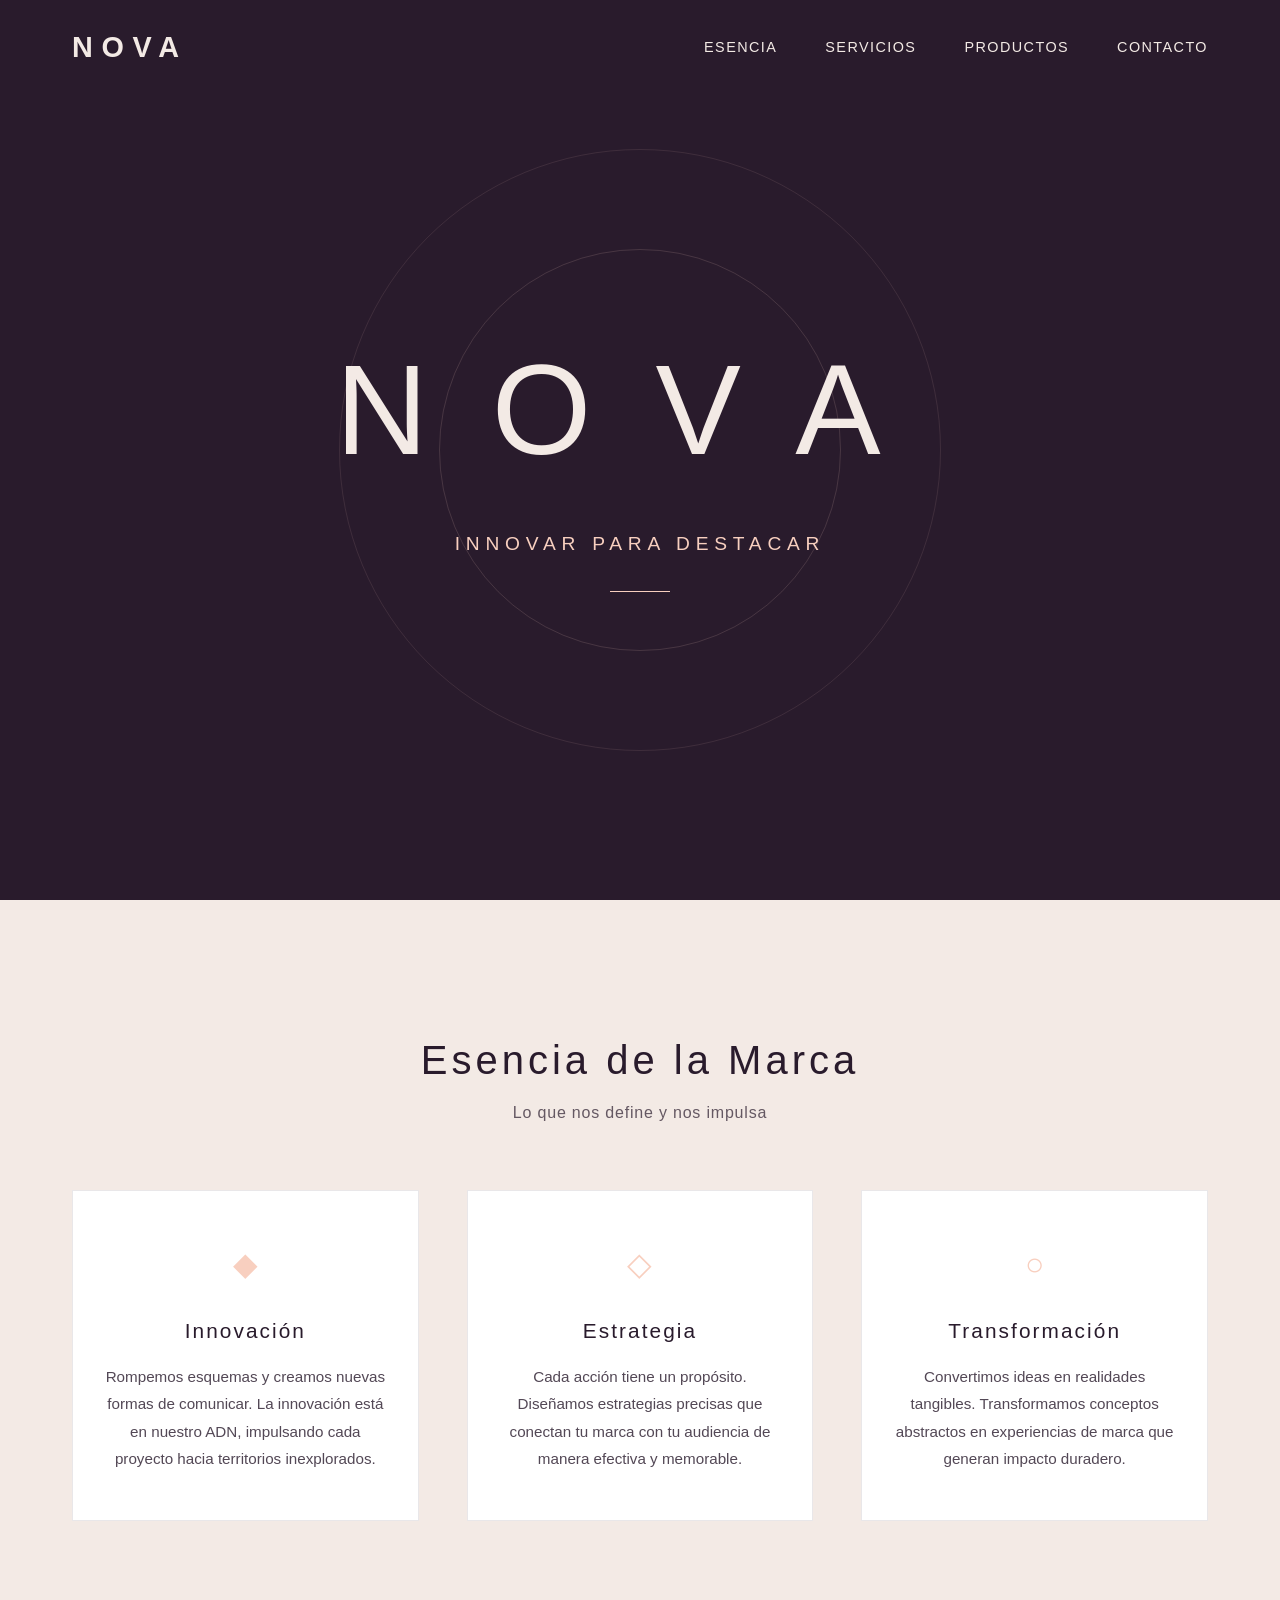
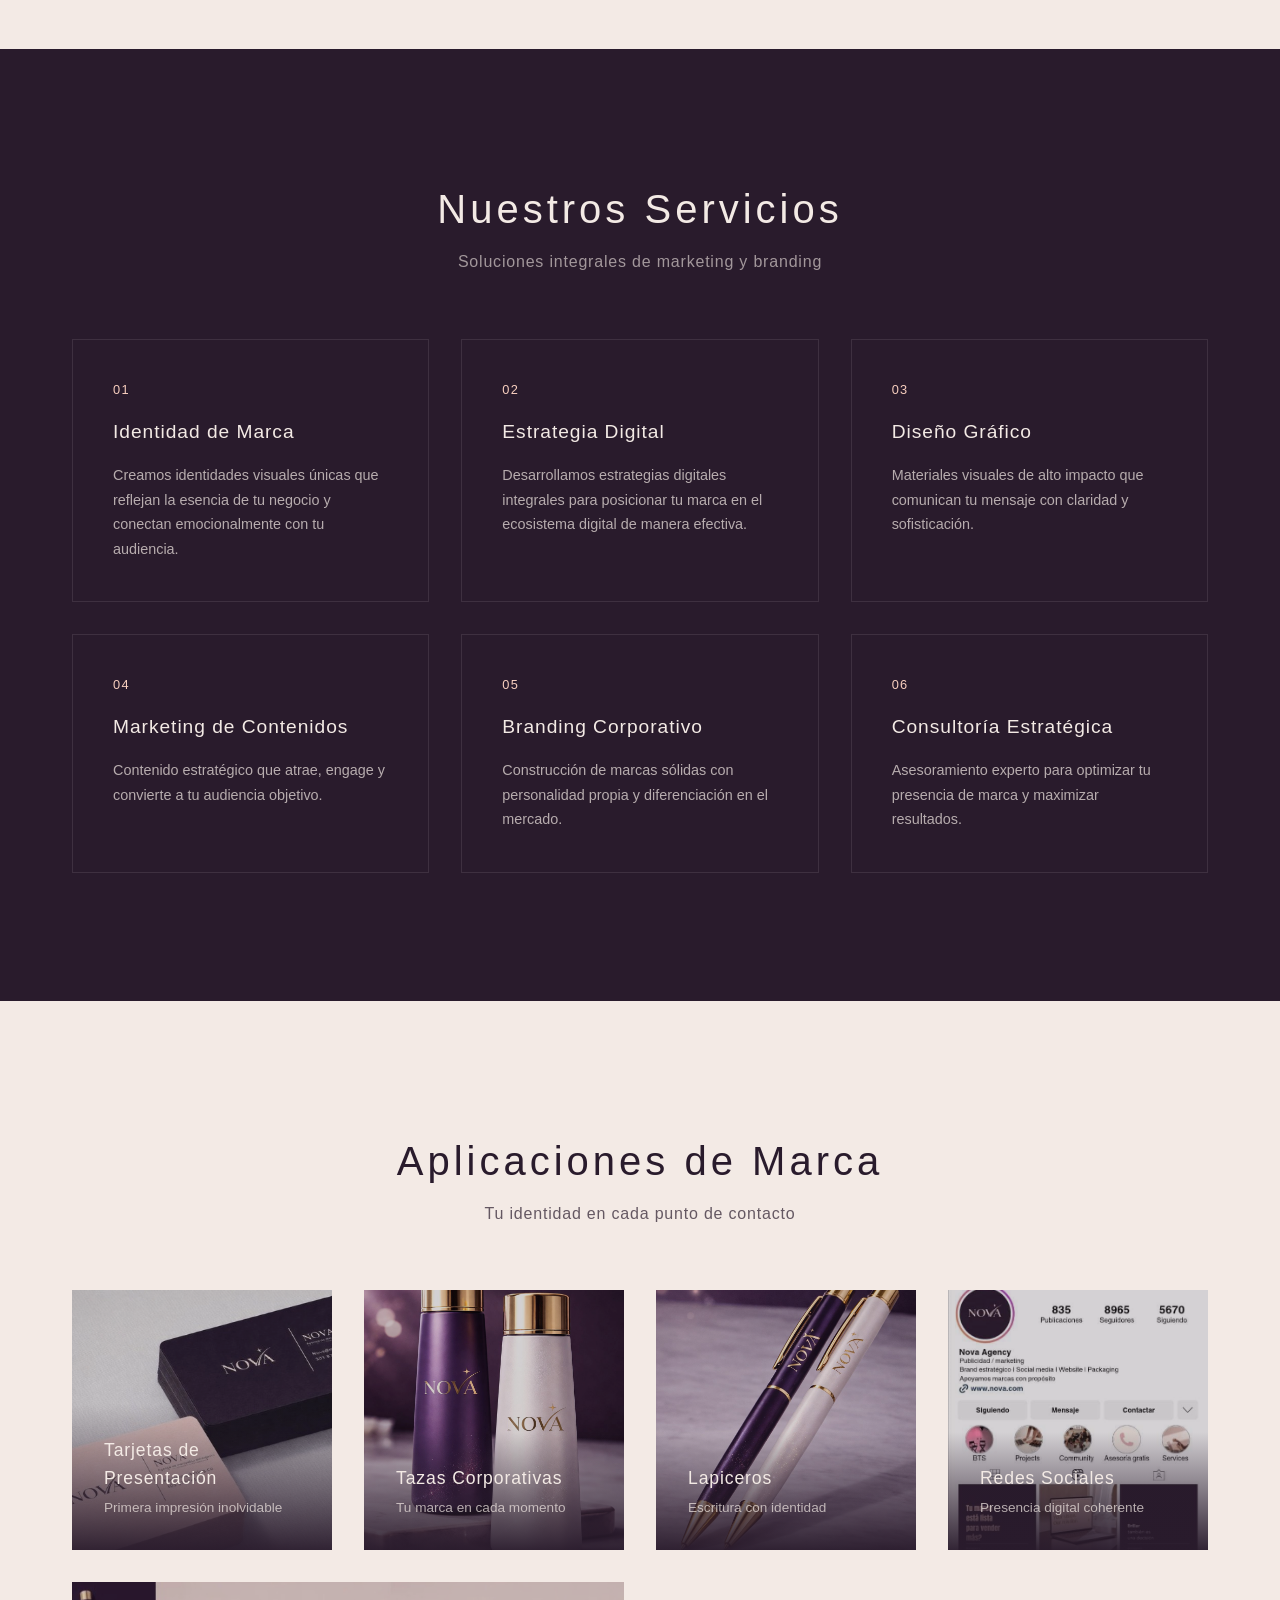
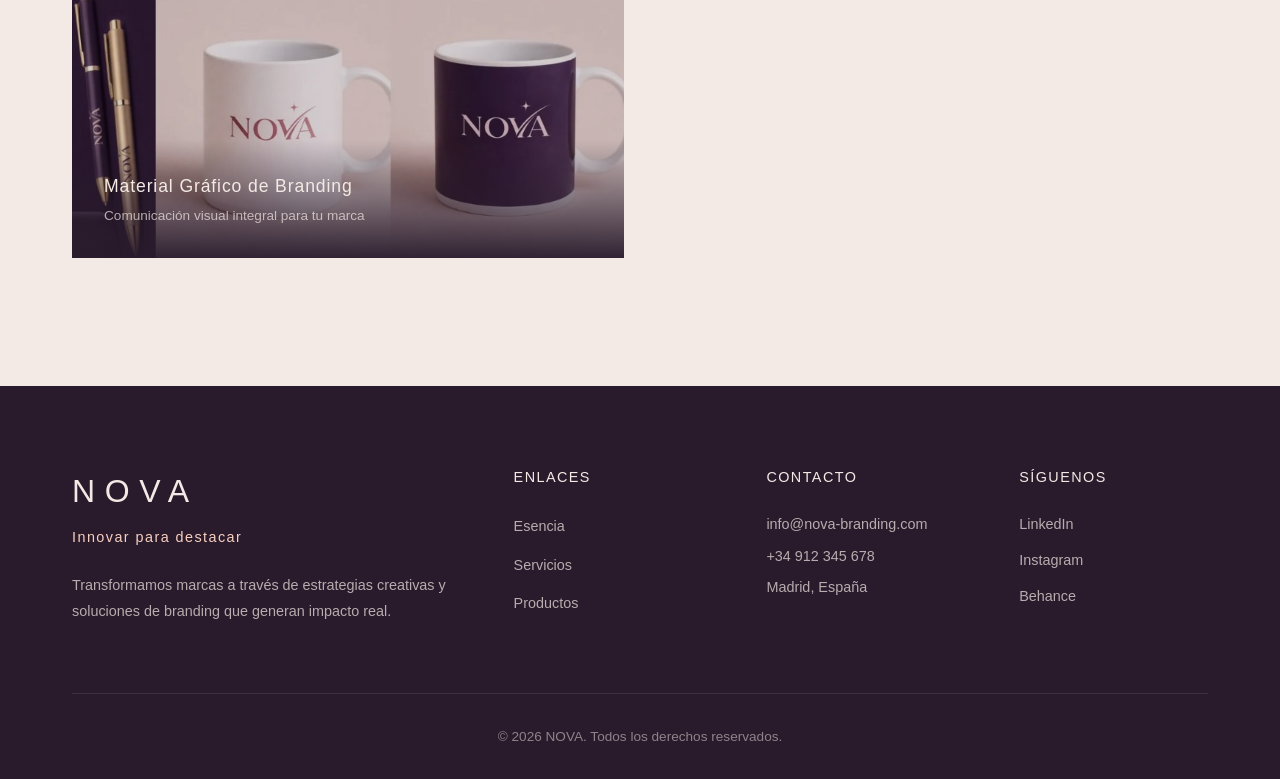
<file: index.html>
<!DOCTYPE html>
<html lang="es">
<head>
    <meta charset="UTF-8">
    <meta name="viewport" content="width=device-width, initial-scale=1.0">
    <title>NOVA - Innovar para destacar</title>
    <link rel="stylesheet" href="styles.css">
</head>
<body>
    <!-- Header -->
    <header class="header">
        <nav class="nav">
            <div class="logo">NOVA</div>
            <ul class="nav-links">
                <li><a href="#esencia">Esencia</a></li>
                <li><a href="#servicios">Servicios</a></li>
                <li><a href="#productos">Productos</a></li>
                <li><a href="#contacto">Contacto</a></li>
            </ul>
        </nav>
    </header>

    <!-- Hero Section -->
    <section class="hero">
        <div class="hero-content">
            <h1 class="hero-title">NOVA</h1>
            <p class="hero-slogan">Innovar para destacar</p>
            <div class="hero-line"></div>
        </div>
    </section>

    <!-- Esencia Section -->
    <section id="esencia" class="esencia">
        <div class="container">
            <h2 class="section-title">Esencia de la Marca</h2>
            <p class="section-subtitle">Lo que nos define y nos impulsa</p>
            <div class="esencia-grid">
                <div class="esencia-card">
                    <div class="esencia-icon">◆</div>
                    <h3>Innovación</h3>
                    <p>Rompemos esquemas y creamos nuevas formas de comunicar. La innovación está en nuestro ADN, impulsando cada proyecto hacia territorios inexplorados.</p>
                </div>
                <div class="esencia-card">
                    <div class="esencia-icon">◇</div>
                    <h3>Estrategia</h3>
                    <p>Cada acción tiene un propósito. Diseñamos estrategias precisas que conectan tu marca con tu audiencia de manera efectiva y memorable.</p>
                </div>
                <div class="esencia-card">
                    <div class="esencia-icon">○</div>
                    <h3>Transformación</h3>
                    <p>Convertimos ideas en realidades tangibles. Transformamos conceptos abstractos en experiencias de marca que generan impacto duradero.</p>
                </div>
            </div>
        </div>
    </section>

    <!-- Servicios Section -->
    <section id="servicios" class="servicios">
        <div class="container">
            <h2 class="section-title">Nuestros Servicios</h2>
            <p class="section-subtitle">Soluciones integrales de marketing y branding</p>
            <div class="servicios-grid">
                <div class="servicio-item">
                    <span class="servicio-numero">01</span>
                    <h3>Identidad de Marca</h3>
                    <p>Creamos identidades visuales únicas que reflejan la esencia de tu negocio y conectan emocionalmente con tu audiencia.</p>
                </div>
                <div class="servicio-item">
                    <span class="servicio-numero">02</span>
                    <h3>Estrategia Digital</h3>
                    <p>Desarrollamos estrategias digitales integrales para posicionar tu marca en el ecosistema digital de manera efectiva.</p>
                </div>
                <div class="servicio-item">
                    <span class="servicio-numero">03</span>
                    <h3>Diseño Gráfico</h3>
                    <p>Materiales visuales de alto impacto que comunican tu mensaje con claridad y sofisticación.</p>
                </div>
                <div class="servicio-item">
                    <span class="servicio-numero">04</span>
                    <h3>Marketing de Contenidos</h3>
                    <p>Contenido estratégico que atrae, engage y convierte a tu audiencia objetivo.</p>
                </div>
                <div class="servicio-item">
                    <span class="servicio-numero">05</span>
                    <h3>Branding Corporativo</h3>
                    <p>Construcción de marcas sólidas con personalidad propia y diferenciación en el mercado.</p>
                </div>
                <div class="servicio-item">
                    <span class="servicio-numero">06</span>
                    <h3>Consultoría Estratégica</h3>
                    <p>Asesoramiento experto para optimizar tu presencia de marca y maximizar resultados.</p>
                </div>
            </div>
        </div>
    </section>

    <!-- Productos Section -->
    <section id="productos" class="productos">
        <div class="container">
            <h2 class="section-title">Aplicaciones de Marca</h2>
            <p class="section-subtitle">Tu identidad en cada punto de contacto</p>
            <div class="productos-grid">
                <div class="producto-card">
                    <div class="producto-img">
                        <img src="img/tarjetas.jpeg" alt="Tarjetas de presentación corporativas">
                    </div>
                    <div class="producto-info">
                        <h3>Tarjetas de Presentación</h3>
                        <p>Primera impresión inolvidable</p>
                    </div>
                </div>
                <div class="producto-card">
                    <div class="producto-img">
                        <img src="img/tazas.jpeg" alt="Tazas corporativas personalizadas">
                    </div>
                    <div class="producto-info">
                        <h3>Tazas Corporativas</h3>
                        <p>Tu marca en cada momento</p>
                    </div>
                </div>
                <div class="producto-card">
                    <div class="producto-img">
                        <img src="img/lapiceroz.jpeg" alt="Lapiceros promocionales">
                    </div>
                    <div class="producto-info">
                        <h3>Lapiceros</h3>
                        <p>Escritura con identidad</p>
                    </div>
                </div>
                <div class="producto-card">
                    <div class="producto-img">
                        <img src="img/redes.jpeg" alt="Diseño para redes sociales">
                    </div>
                    <div class="producto-info">
                        <h3>Redes Sociales</h3>
                        <p>Presencia digital coherente</p>
                    </div>
                </div>
                <div class="producto-card producto-card-large">
                    <div class="producto-img">
                        <img src="img/branding.jpeg" alt="Material gráfico de branding">
                    </div>
                    <div class="producto-info">
                        <h3>Material Gráfico de Branding</h3>
                        <p>Comunicación visual integral para tu marca</p>
                    </div>
                </div>
            </div>
        </div>
    </section>

    <!-- Footer -->
    <footer id="contacto" class="footer">
        <div class="container">
            <div class="footer-grid">
                <div class="footer-brand">
                    <h2 class="footer-logo">NOVA</h2>
                    <p class="footer-tagline">Innovar para destacar</p>
                    <p class="footer-desc">Transformamos marcas a través de estrategias creativas y soluciones de branding que generan impacto real.</p>
                </div>
                <div class="footer-links">
                    <h3>Enlaces</h3>
                    <ul>
                        <li><a href="#esencia">Esencia</a></li>
                        <li><a href="#servicios">Servicios</a></li>
                        <li><a href="#productos">Productos</a></li>
                    </ul>
                </div>
                <div class="footer-contact">
                    <h3>Contacto</h3>
                    <p>info@nova-branding.com</p>
                    <p>+34 912 345 678</p>
                    <p>Madrid, España</p>
                </div>
                <div class="footer-social">
                    <h3>Síguenos</h3>
                    <div class="social-links">
                        <a href="#" class="social-link">LinkedIn</a>
                        <a href="#" class="social-link">Instagram</a>
                        <a href="#" class="social-link">Behance</a>
                    </div>
                </div>
            </div>
            <div class="footer-bottom">
                <p>&copy; 2026 NOVA. Todos los derechos reservados.</p>
            </div>
        </div>
    </footer>
</body>
</html>
</file>
<file: styles.css>
/* Reset y Variables */
* {
    margin: 0;
    padding: 0;
    box-sizing: border-box;
}

:root {
    --color-dark: #291B2C;
    --color-light: #F3EAE5;
    --color-accent: #F8CFBF;
}

html {
    scroll-behavior: smooth;
}

body {
    font-family: 'Segoe UI', Tahoma, Geneva, Verdana, sans-serif;
    background-color: var(--color-light);
    color: var(--color-dark);
    line-height: 1.6;
}

.container {
    max-width: 1200px;
    margin: 0 auto;
    padding: 0 2rem;
}

/* Header */
.header {
    position: fixed;
    top: 0;
    left: 0;
    right: 0;
    background-color: var(--color-dark);
    z-index: 1000;
    padding: 1.5rem 0;
}

.nav {
    max-width: 1200px;
    margin: 0 auto;
    padding: 0 2rem;
    display: flex;
    justify-content: space-between;
    align-items: center;
}

.logo {
    font-size: 1.8rem;
    font-weight: 700;
    color: var(--color-light);
    letter-spacing: 0.3em;
}

.nav-links {
    display: flex;
    list-style: none;
    gap: 3rem;
}

.nav-links a {
    color: var(--color-light);
    text-decoration: none;
    font-size: 0.9rem;
    letter-spacing: 0.1em;
    text-transform: uppercase;
    transition: color 0.3s ease;
}

.nav-links a:hover {
    color: var(--color-accent);
}

/* Hero Section */
.hero {
    height: 100vh;
    background-color: var(--color-dark);
    display: flex;
    align-items: center;
    justify-content: center;
    text-align: center;
    position: relative;
    overflow: hidden;
}

.hero::before {
    content: '';
    position: absolute;
    top: 50%;
    left: 50%;
    transform: translate(-50%, -50%);
    width: 600px;
    height: 600px;
    border: 1px solid rgba(248, 207, 191, 0.1);
    border-radius: 50%;
}

.hero::after {
    content: '';
    position: absolute;
    top: 50%;
    left: 50%;
    transform: translate(-50%, -50%);
    width: 400px;
    height: 400px;
    border: 1px solid rgba(248, 207, 191, 0.15);
    border-radius: 50%;
}

.hero-content {
    position: relative;
    z-index: 1;
}

.hero-title {
    font-size: 8rem;
    font-weight: 200;
    color: var(--color-light);
    letter-spacing: 0.5em;
    margin-bottom: 1rem;
}

.hero-slogan {
    font-size: 1.2rem;
    color: var(--color-accent);
    letter-spacing: 0.3em;
    text-transform: uppercase;
    font-weight: 300;
}

.hero-line {
    width: 60px;
    height: 1px;
    background-color: var(--color-accent);
    margin: 2rem auto 0;
}

/* Section Titles */
.section-title {
    font-size: 2.5rem;
    font-weight: 300;
    text-align: center;
    margin-bottom: 0.5rem;
    letter-spacing: 0.1em;
}

.section-subtitle {
    text-align: center;
    color: var(--color-dark);
    opacity: 0.7;
    margin-bottom: 4rem;
    font-size: 1rem;
    letter-spacing: 0.05em;
}

/* Esencia Section */
.esencia {
    padding: 8rem 0;
    background-color: var(--color-light);
}

.esencia-grid {
    display: grid;
    grid-template-columns: repeat(3, 1fr);
    gap: 3rem;
}

.esencia-card {
    text-align: center;
    padding: 3rem 2rem;
    background-color: white;
    border: 1px solid rgba(41, 27, 44, 0.1);
    transition: transform 0.3s ease, box-shadow 0.3s ease;
}

.esencia-card:hover {
    transform: translateY(-10px);
    box-shadow: 0 20px 40px rgba(41, 27, 44, 0.1);
}

.esencia-icon {
    font-size: 2rem;
    color: var(--color-accent);
    margin-bottom: 1.5rem;
}

.esencia-card h3 {
    font-size: 1.3rem;
    font-weight: 500;
    margin-bottom: 1rem;
    letter-spacing: 0.1em;
}

.esencia-card p {
    font-size: 0.95rem;
    line-height: 1.8;
    opacity: 0.8;
}

/* Servicios Section */
.servicios {
    padding: 8rem 0;
    background-color: var(--color-dark);
    color: var(--color-light);
}

.servicios .section-title {
    color: var(--color-light);
}

.servicios .section-subtitle {
    color: var(--color-light);
    opacity: 0.6;
}

.servicios-grid {
    display: grid;
    grid-template-columns: repeat(3, 1fr);
    gap: 2rem;
}

.servicio-item {
    padding: 2.5rem;
    border: 1px solid rgba(243, 234, 229, 0.1);
    transition: background-color 0.3s ease, border-color 0.3s ease;
}

.servicio-item:hover {
    background-color: rgba(243, 234, 229, 0.05);
    border-color: var(--color-accent);
}

.servicio-numero {
    font-size: 0.8rem;
    color: var(--color-accent);
    letter-spacing: 0.1em;
    display: block;
    margin-bottom: 1rem;
}

.servicio-item h3 {
    font-size: 1.2rem;
    font-weight: 500;
    margin-bottom: 1rem;
    letter-spacing: 0.05em;
}

.servicio-item p {
    font-size: 0.9rem;
    opacity: 0.7;
    line-height: 1.7;
}

/* Productos Section */
.productos {
    padding: 8rem 0;
    background-color: var(--color-light);
}

.productos-grid {
    display: grid;
    grid-template-columns: repeat(4, 1fr);
    gap: 2rem;
}

.producto-card {
    position: relative;
    overflow: hidden;
    background-color: var(--color-dark);
}

.producto-card-large {
    grid-column: span 2;
}

.producto-img {
    position: relative;
    padding-top: 100%;
    overflow: hidden;
}

.producto-card-large .producto-img {
    padding-top: 50%;
}

.producto-img img {
    position: absolute;
    top: 0;
    left: 0;
    width: 100%;
    height: 100%;
    object-fit: cover;
    transition: transform 0.5s ease, opacity 0.3s ease;
    opacity: 0.8;
}

.producto-card:hover .producto-img img {
    transform: scale(1.1);
    opacity: 1;
}

.producto-info {
    position: absolute;
    bottom: 0;
    left: 0;
    right: 0;
    padding: 2rem;
    background: linear-gradient(transparent, rgba(41, 27, 44, 0.95));
    color: var(--color-light);
}

.producto-info h3 {
    font-size: 1.1rem;
    font-weight: 500;
    margin-bottom: 0.3rem;
    letter-spacing: 0.05em;
}

.producto-info p {
    font-size: 0.85rem;
    opacity: 0.7;
}

/* Footer */
.footer {
    background-color: var(--color-dark);
    color: var(--color-light);
    padding: 5rem 0 2rem;
}

.footer-grid {
    display: grid;
    grid-template-columns: 2fr 1fr 1fr 1fr;
    gap: 4rem;
    margin-bottom: 4rem;
}

.footer-logo {
    font-size: 2rem;
    font-weight: 300;
    letter-spacing: 0.3em;
    margin-bottom: 0.5rem;
}

.footer-tagline {
    color: var(--color-accent);
    font-size: 0.9rem;
    letter-spacing: 0.1em;
    margin-bottom: 1.5rem;
}

.footer-desc {
    font-size: 0.9rem;
    opacity: 0.7;
    line-height: 1.8;
}

.footer-links h3,
.footer-contact h3,
.footer-social h3 {
    font-size: 0.9rem;
    font-weight: 500;
    letter-spacing: 0.1em;
    margin-bottom: 1.5rem;
    text-transform: uppercase;
}

.footer-links ul {
    list-style: none;
}

.footer-links li {
    margin-bottom: 0.8rem;
}

.footer-links a {
    color: var(--color-light);
    text-decoration: none;
    font-size: 0.9rem;
    opacity: 0.7;
    transition: opacity 0.3s ease, color 0.3s ease;
}

.footer-links a:hover {
    opacity: 1;
    color: var(--color-accent);
}

.footer-contact p {
    font-size: 0.9rem;
    opacity: 0.7;
    margin-bottom: 0.5rem;
}

.social-links {
    display: flex;
    flex-direction: column;
    gap: 0.8rem;
}

.social-link {
    color: var(--color-light);
    text-decoration: none;
    font-size: 0.9rem;
    opacity: 0.7;
    transition: opacity 0.3s ease, color 0.3s ease;
}

.social-link:hover {
    opacity: 1;
    color: var(--color-accent);
}

.footer-bottom {
    border-top: 1px solid rgba(243, 234, 229, 0.1);
    padding-top: 2rem;
    text-align: center;
}

.footer-bottom p {
    font-size: 0.85rem;
    opacity: 0.5;
}

/* Responsive Design */
@media (max-width: 1024px) {
    .hero-title {
        font-size: 5rem;
    }

    .esencia-grid {
        grid-template-columns: 1fr;
        gap: 2rem;
    }

    .servicios-grid {
        grid-template-columns: repeat(2, 1fr);
    }

    .productos-grid {
        grid-template-columns: repeat(2, 1fr);
    }

    .producto-card-large {
        grid-column: span 2;
    }

    .footer-grid {
        grid-template-columns: repeat(2, 1fr);
        gap: 3rem;
    }
}

@media (max-width: 768px) {
    .nav-links {
        display: none;
    }

    .hero-title {
        font-size: 3.5rem;
        letter-spacing: 0.3em;
    }

    .hero-slogan {
        font-size: 1rem;
    }

    .section-title {
        font-size: 2rem;
    }

    .servicios-grid {
        grid-template-columns: 1fr;
    }

    .productos-grid {
        grid-template-columns: 1fr;
    }

    .producto-card-large {
        grid-column: span 1;
    }

    .producto-card-large .producto-img {
        padding-top: 100%;
    }

    .footer-grid {
        grid-template-columns: 1fr;
        gap: 2rem;
    }
}

@media (max-width: 480px) {
    .hero-title {
        font-size: 2.5rem;
    }

    .container {
        padding: 0 1rem;
    }

    .esencia-card,
    .servicio-item {
        padding: 2rem 1.5rem;
    }
}
</file>
